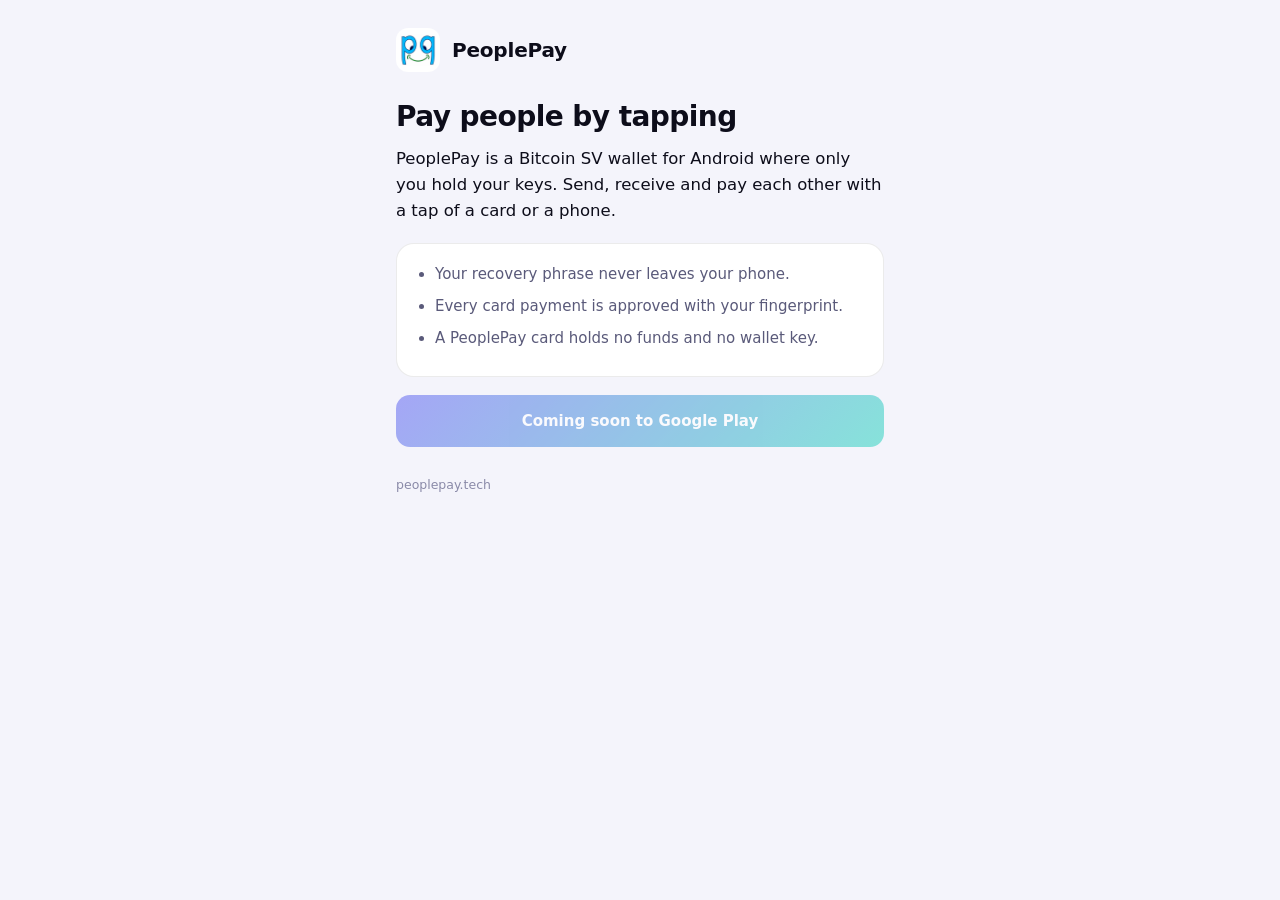
<file: index.html>
<!doctype html>
<html lang="en-GB">
<head>
<meta charset="utf-8">
<meta name="viewport" content="width=device-width,initial-scale=1">
<meta name="referrer" content="no-referrer">
<meta http-equiv="Content-Security-Policy" content="default-src 'none'; style-src 'self'; img-src 'self'; script-src 'self'; base-uri 'none'; form-action 'none'">
<title>PeoplePay</title>
<meta name="description" content="PeoplePay: a Bitcoin SV wallet where only you hold your keys. Pay people by tapping.">
<link rel="icon" href="logo.png">
<link rel="stylesheet" href="style.css">
<script src="clean.js"></script>
</head>
<body>
<main>
  <div class="brand"><img src="logo.png" alt=""><span>PeoplePay</span></div>
  <h1>Pay people by tapping</h1>
  <p class="lead">PeoplePay is a Bitcoin SV wallet for Android where only you hold your keys. Send, receive and pay each other with a tap of a card or a phone.</p>
  <div class="card">
    <ul>
      <li>Your recovery phrase never leaves your phone.</li>
      <li>Every card payment is approved with your fingerprint.</li>
      <li>A PeoplePay card holds no funds and no wallet key.</li>
    </ul>
  </div>
  <a class="btn" aria-disabled="true">Coming soon to Google Play</a>
  <footer>peoplepay.tech</footer>
</main>
</body>
</html>
</file>
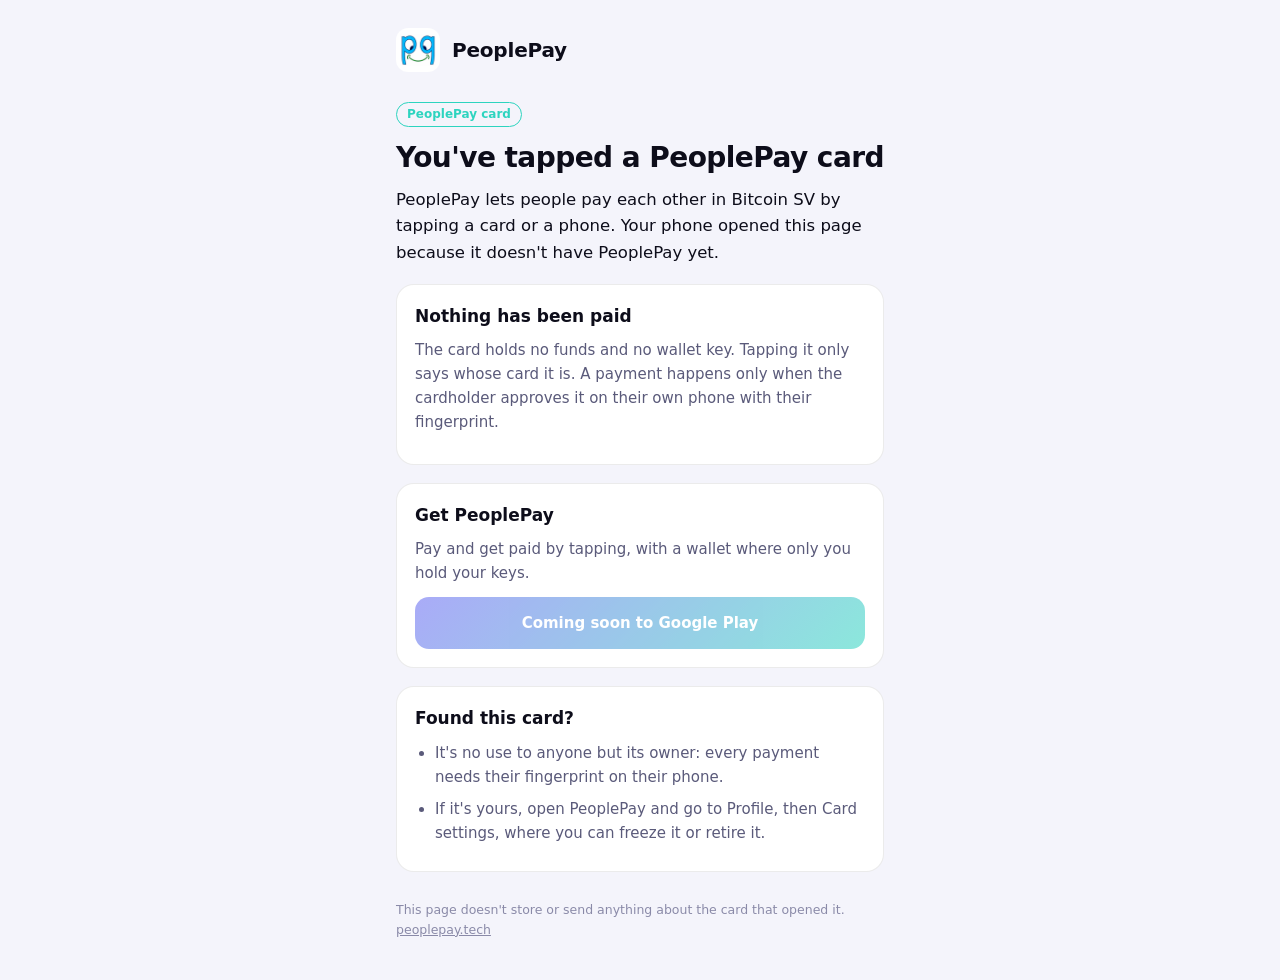
<file: t.html>
<!doctype html>
<html lang="en-GB">
<head>
<meta charset="utf-8">
<meta name="viewport" content="width=device-width,initial-scale=1">
<meta name="referrer" content="no-referrer">
<meta http-equiv="Content-Security-Policy" content="default-src 'none'; style-src 'self'; img-src 'self'; script-src 'self'; base-uri 'none'; form-action 'none'">
<meta name="robots" content="noindex">
<title>PeoplePay card</title>
<meta name="description" content="You tapped a PeoplePay card. Here is what it is and how to get PeoplePay.">
<link rel="icon" href="logo.png">
<link rel="stylesheet" href="style.css">
<script src="clean.js"></script>
</head>
<body>
<main>
  <div class="brand"><img src="logo.png" alt=""><span>PeoplePay</span></div>

  <span class="chip">PeoplePay card</span>
  <h1>You've tapped a PeoplePay card</h1>
  <p class="lead">PeoplePay lets people pay each other in Bitcoin SV by tapping a card or a phone. Your phone opened this page because it doesn't have PeoplePay yet.</p>

  <div class="card">
    <h2>Nothing has been paid</h2>
    <p>The card holds no funds and no wallet key. Tapping it only says whose card it is. A payment happens only when the cardholder approves it on their own phone with their fingerprint.</p>
  </div>

  <div class="card">
    <h2>Get PeoplePay</h2>
    <p>Pay and get paid by tapping, with a wallet where only you hold your keys.</p>
    <a class="btn" aria-disabled="true">Coming soon to Google Play</a>
  </div>

  <div class="card">
    <h2>Found this card?</h2>
    <ul>
      <li>It's no use to anyone but its owner: every payment needs their fingerprint on their phone.</li>
      <li>If it's yours, open PeoplePay and go to Profile, then Card settings, where you can freeze it or retire it.</li>
    </ul>
  </div>

  <footer>
    This page doesn't store or send anything about the card that opened it.
    <br><a href="/">peoplepay.tech</a>
  </footer>
</main>
</body>
</html>
</file>
<file: style.css>
:root{--bg:#06060f;--card:#11111f;--bdr:rgba(255,255,255,.08);--text:#fff;--mid:#a0a0c0;--dim:#6a6a8a;--indigo:#6366f1;--teal:#2dd4bf;--grad:linear-gradient(135deg,#6366f1 0%,#2dd4bf 100%)}
@media (prefers-color-scheme:light){:root{--bg:#f4f4fb;--card:#fff;--bdr:rgba(0,0,0,.08);--text:#0d0d1a;--mid:#5a5a7a;--dim:#8a8aa8}}
*{box-sizing:border-box}
html,body{margin:0;background:var(--bg);color:var(--text);font-family:system-ui,-apple-system,"Segoe UI",Roboto,Helvetica,Arial,sans-serif;line-height:1.6;-webkit-text-size-adjust:100%}
main{max-width:520px;margin:0 auto;padding:28px 16px 40px}
.brand{display:flex;align-items:center;gap:12px;margin-bottom:28px}
.brand img{width:44px;height:44px;border-radius:12px}
.brand span{font-weight:800;font-size:20px;letter-spacing:-.01em}
h1{font-size:28px;line-height:1.2;margin:0 0 12px;letter-spacing:-.02em}
h2{font-size:17px;margin:0 0 8px}
p{margin:0 0 12px;color:var(--mid);font-size:15px}
.lead{font-size:16.5px;color:var(--text)}
.card{background:var(--card);border:1px solid var(--bdr);border-radius:18px;padding:18px;margin:18px 0}
.chip{display:inline-block;font-size:12px;font-weight:700;color:var(--teal);border:1px solid var(--teal);border-radius:999px;padding:2px 10px;margin-bottom:14px}
.btn{display:block;text-align:center;font-weight:700;font-size:15px;color:#fff;background:var(--grad);border-radius:14px;padding:14px 16px;text-decoration:none;margin-top:6px}
.btn[aria-disabled=true]{opacity:.55;cursor:default}
ul{margin:0;padding-left:20px;color:var(--mid);font-size:15px}
li{margin:0 0 8px}
footer{margin-top:28px;font-size:12.5px;color:var(--dim)}
footer a{color:var(--dim)}
</file>
